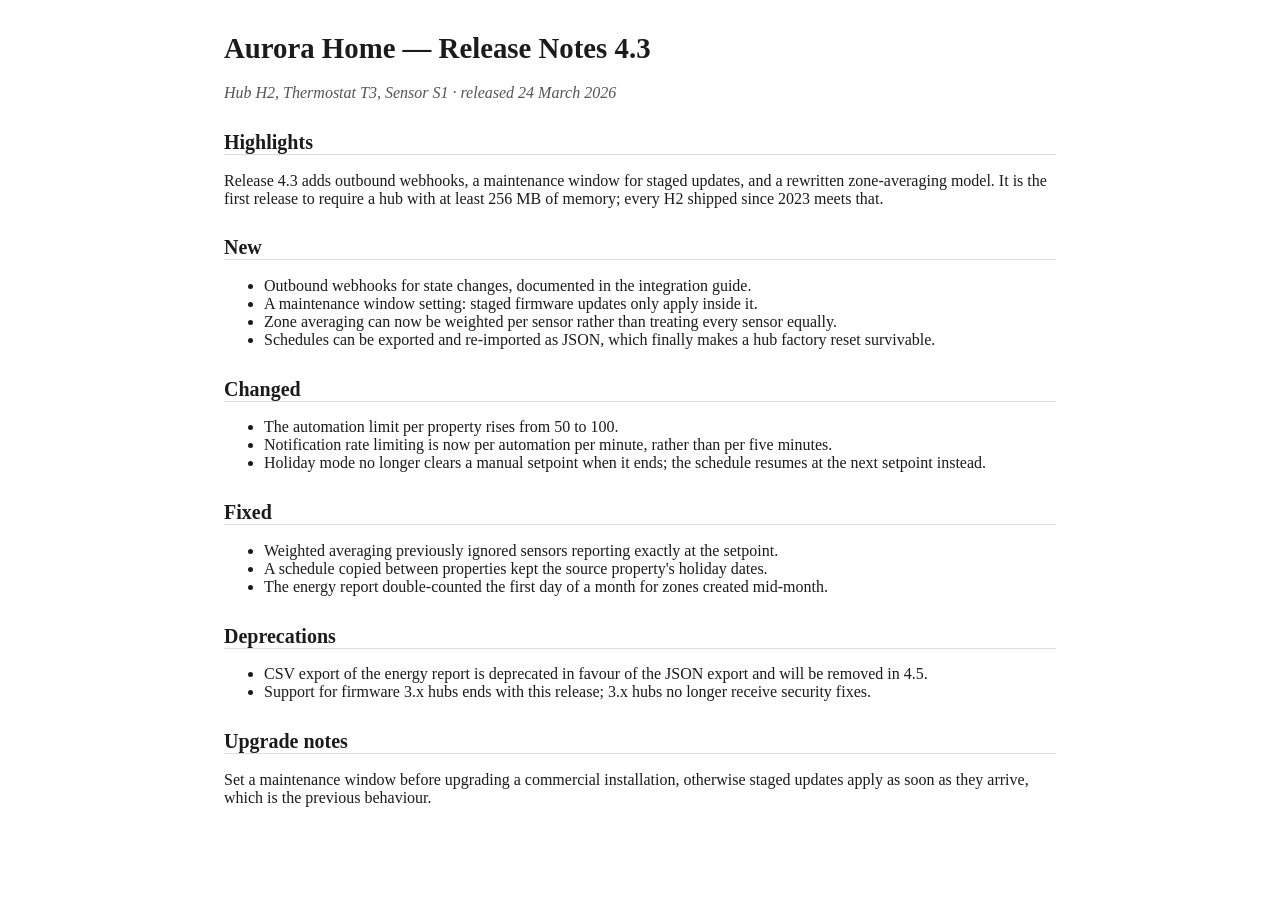
<file: corpus/docs-later/release-notes-4-3-en.html>
<!doctype html>
<html lang="en">
  <head>
    <meta charset="utf-8" />
    <title>Aurora Home — Release Notes 4.3</title>
    <style>
      body { font-family: Georgia, serif; max-width: 52rem; margin: 2rem auto; color: #1b1b1b; }
      h1 { font-size: 1.8rem; }
      h2 { font-size: 1.25rem; margin-top: 1.8rem; border-bottom: 1px solid #ddd; }
      h3 { font-size: 1.05rem; }
      .lede { color: #555; font-style: italic; }
      .two-column { column-count: 2; column-gap: 2.5rem; }
      figure img { width: 100%; max-width: 32rem; }
      table { border-collapse: collapse; margin: 1rem 0; }
      th, td { border: 1px solid #999; padding: .3rem .55rem; text-align: left; }
      th { background: #e8e3d8; }
      table.unruled th, table.unruled td { border: none; padding: .2rem 1.2rem .2rem 0; }
    </style>
  </head>
  <body>
    <h1>Aurora Home — Release Notes 4.3</h1>
    <p class="lede">Hub H2, Thermostat T3, Sensor S1 · released 24 March 2026</p>
    <h2>Highlights</h2>
    <p>Release 4.3 adds outbound webhooks, a maintenance window for staged updates, and a rewritten zone-averaging model. It is the first release to require a hub with at least 256 MB of memory; every H2 shipped since 2023 meets that.</p>
    <h2>New</h2>
    <ul><li>Outbound webhooks for state changes, documented in the integration guide.</li><li>A maintenance window setting: staged firmware updates only apply inside it.</li><li>Zone averaging can now be weighted per sensor rather than treating every sensor equally.</li><li>Schedules can be exported and re-imported as JSON, which finally makes a hub factory reset survivable.</li></ul>
    <h2>Changed</h2>
    <ul><li>The automation limit per property rises from 50 to 100.</li><li>Notification rate limiting is now per automation per minute, rather than per five minutes.</li><li>Holiday mode no longer clears a manual setpoint when it ends; the schedule resumes at the next setpoint instead.</li></ul>
    <h2>Fixed</h2>
    <ul><li>Weighted averaging previously ignored sensors reporting exactly at the setpoint.</li><li>A schedule copied between properties kept the source property's holiday dates.</li><li>The energy report double-counted the first day of a month for zones created mid-month.</li></ul>
    <h2>Deprecations</h2>
    <ul><li>CSV export of the energy report is deprecated in favour of the JSON export and will be removed in 4.5.</li><li>Support for firmware 3.x hubs ends with this release; 3.x hubs no longer receive security fixes.</li></ul>
    <h2>Upgrade notes</h2>
    <p>Set a maintenance window before upgrading a commercial installation, otherwise staged updates apply as soon as they arrive, which is the previous behaviour.</p>
  </body>
</html>
</file>
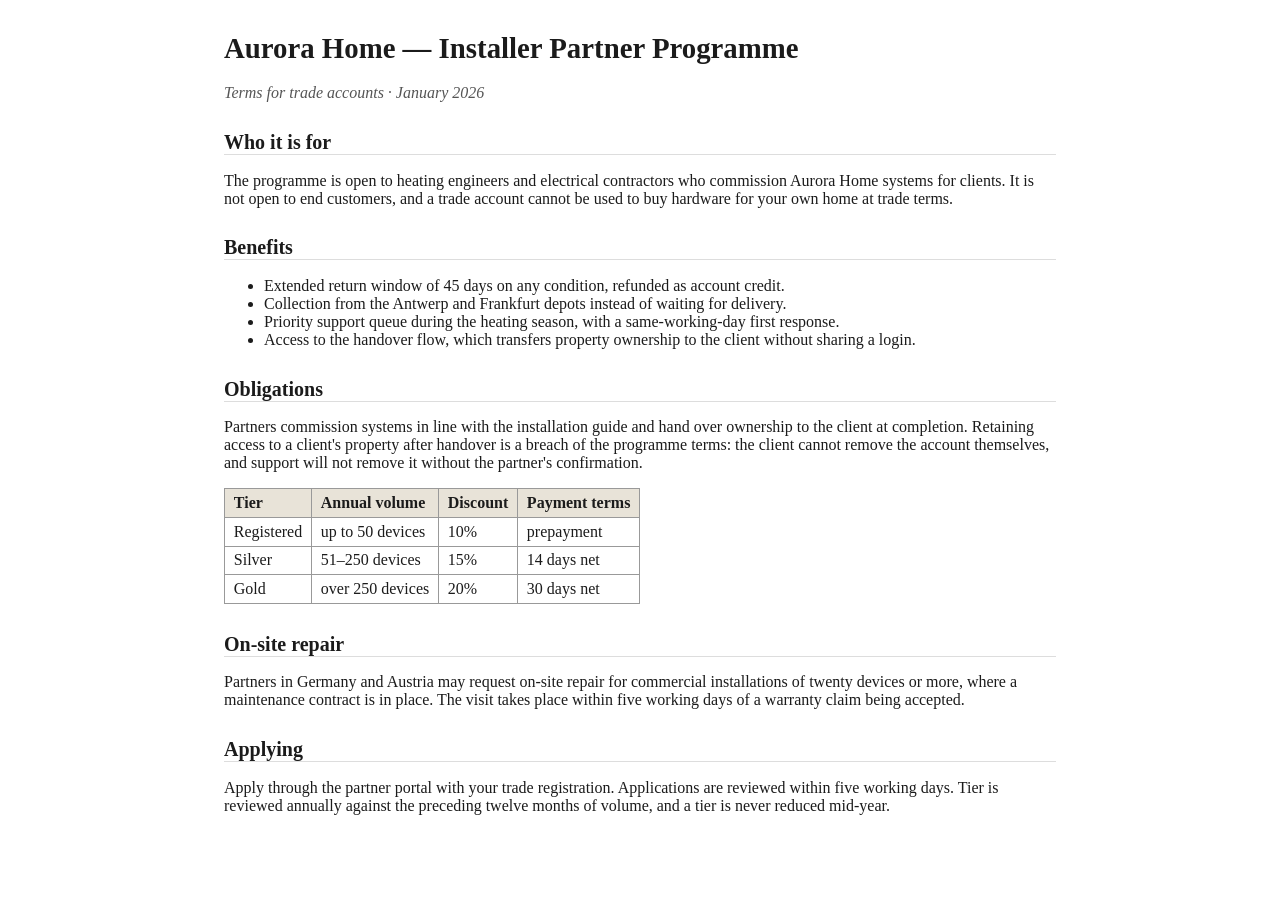
<file: corpus/docs-initial/bulk/installer-programme-en.html>
<!doctype html>
<html lang="en">
  <head>
    <meta charset="utf-8" />
    <title>Aurora Home — Installer Partner Programme</title>
    <style>
      body { font-family: Georgia, serif; max-width: 52rem; margin: 2rem auto; color: #1b1b1b; }
      h1 { font-size: 1.8rem; }
      h2 { font-size: 1.25rem; margin-top: 1.8rem; border-bottom: 1px solid #ddd; }
      h3 { font-size: 1.05rem; }
      .lede { color: #555; font-style: italic; }
      .two-column { column-count: 2; column-gap: 2.5rem; }
      figure img { width: 100%; max-width: 32rem; }
      table { border-collapse: collapse; margin: 1rem 0; }
      th, td { border: 1px solid #999; padding: .3rem .55rem; text-align: left; }
      th { background: #e8e3d8; }
      table.unruled th, table.unruled td { border: none; padding: .2rem 1.2rem .2rem 0; }
    </style>
  </head>
  <body>
    <h1>Aurora Home — Installer Partner Programme</h1>
    <p class="lede">Terms for trade accounts · January 2026</p>
    <h2>Who it is for</h2>
    <p>The programme is open to heating engineers and electrical contractors who commission Aurora Home systems for clients. It is not open to end customers, and a trade account cannot be used to buy hardware for your own home at trade terms.</p>
    <h2>Benefits</h2>
    <ul><li>Extended return window of 45 days on any condition, refunded as account credit.</li><li>Collection from the Antwerp and Frankfurt depots instead of waiting for delivery.</li><li>Priority support queue during the heating season, with a same-working-day first response.</li><li>Access to the handover flow, which transfers property ownership to the client without sharing a login.</li></ul>
    <h2>Obligations</h2>
    <p>Partners commission systems in line with the installation guide and hand over ownership to the client at completion. Retaining access to a client's property after handover is a breach of the programme terms: the client cannot remove the account themselves, and support will not remove it without the partner's confirmation.</p>
    <table><thead><tr><th>Tier</th><th>Annual volume</th><th>Discount</th><th>Payment terms</th></tr></thead><tbody><tr><td>Registered</td><td>up to 50 devices</td><td>10%</td><td>prepayment</td></tr><tr><td>Silver</td><td>51–250 devices</td><td>15%</td><td>14 days net</td></tr><tr><td>Gold</td><td>over 250 devices</td><td>20%</td><td>30 days net</td></tr></tbody></table>
    <h2>On-site repair</h2>
    <p>Partners in Germany and Austria may request on-site repair for commercial installations of twenty devices or more, where a maintenance contract is in place. The visit takes place within five working days of a warranty claim being accepted.</p>
    <h2>Applying</h2>
    <p>Apply through the partner portal with your trade registration. Applications are reviewed within five working days. Tier is reviewed annually against the preceding twelve months of volume, and a tier is never reduced mid-year.</p>
  </body>
</html>
</file>
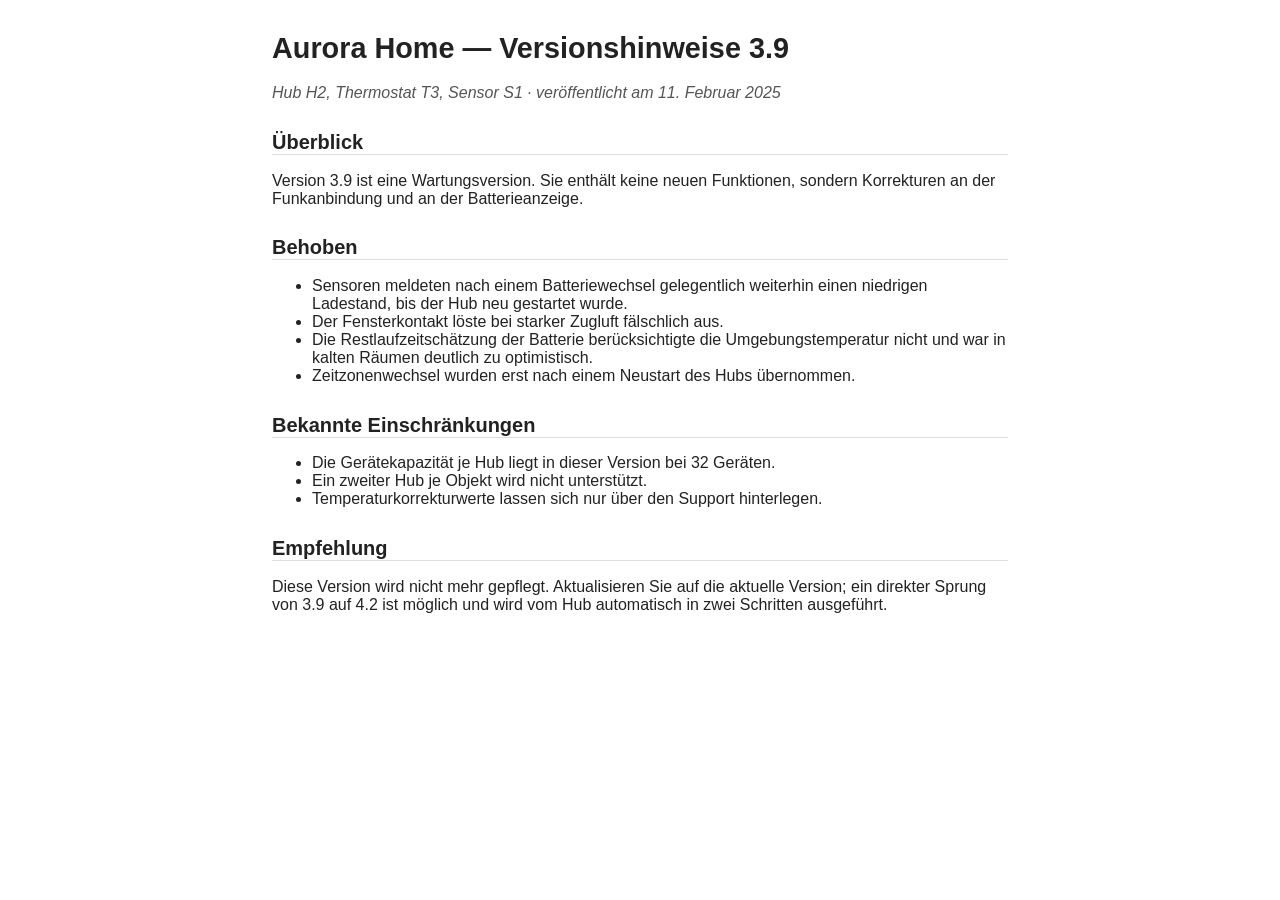
<file: corpus/docs-initial/bulk/release-notes-3-9-de.html>
<!doctype html>
<html lang="de">
  <head>
    <meta charset="utf-8" />
    <title>Aurora Home — Versionshinweise 3.9</title>
    <style>
      body { font-family: 'Helvetica Neue', Arial, sans-serif; max-width: 46rem; margin: 2rem auto; color: #222222; }
      h1 { font-size: 1.8rem; }
      h2 { font-size: 1.25rem; margin-top: 1.8rem; border-bottom: 1px solid #ddd; }
      h3 { font-size: 1.05rem; }
      .lede { color: #555; font-style: italic; }
      .two-column { column-count: 2; column-gap: 2.5rem; }
      figure img { width: 100%; max-width: 32rem; }
      table { border-collapse: collapse; margin: 1rem 0; }
      th, td { border: 1px solid #999; padding: .3rem .55rem; text-align: left; }
      th { background: #e8e3d8; }
      table.unruled th, table.unruled td { border: none; padding: .2rem 1.2rem .2rem 0; }
    </style>
  </head>
  <body>
    <h1>Aurora Home — Versionshinweise 3.9</h1>
    <p class="lede">Hub H2, Thermostat T3, Sensor S1 · veröffentlicht am 11. Februar 2025</p>
    <h2>Überblick</h2>
    <p>Version 3.9 ist eine Wartungsversion. Sie enthält keine neuen Funktionen, sondern Korrekturen an der Funkanbindung und an der Batterieanzeige.</p>
    <h2>Behoben</h2>
    <ul><li>Sensoren meldeten nach einem Batteriewechsel gelegentlich weiterhin einen niedrigen Ladestand, bis der Hub neu gestartet wurde.</li><li>Der Fensterkontakt löste bei starker Zugluft fälschlich aus.</li><li>Die Restlaufzeitschätzung der Batterie berücksichtigte die Umgebungstemperatur nicht und war in kalten Räumen deutlich zu optimistisch.</li><li>Zeitzonenwechsel wurden erst nach einem Neustart des Hubs übernommen.</li></ul>
    <h2>Bekannte Einschränkungen</h2>
    <ul><li>Die Gerätekapazität je Hub liegt in dieser Version bei 32 Geräten.</li><li>Ein zweiter Hub je Objekt wird nicht unterstützt.</li><li>Temperaturkorrekturwerte lassen sich nur über den Support hinterlegen.</li></ul>
    <h2>Empfehlung</h2>
    <p>Diese Version wird nicht mehr gepflegt. Aktualisieren Sie auf die aktuelle Version; ein direkter Sprung von 3.9 auf 4.2 ist möglich und wird vom Hub automatisch in zwei Schritten ausgeführt.</p>
  </body>
</html>
</file>
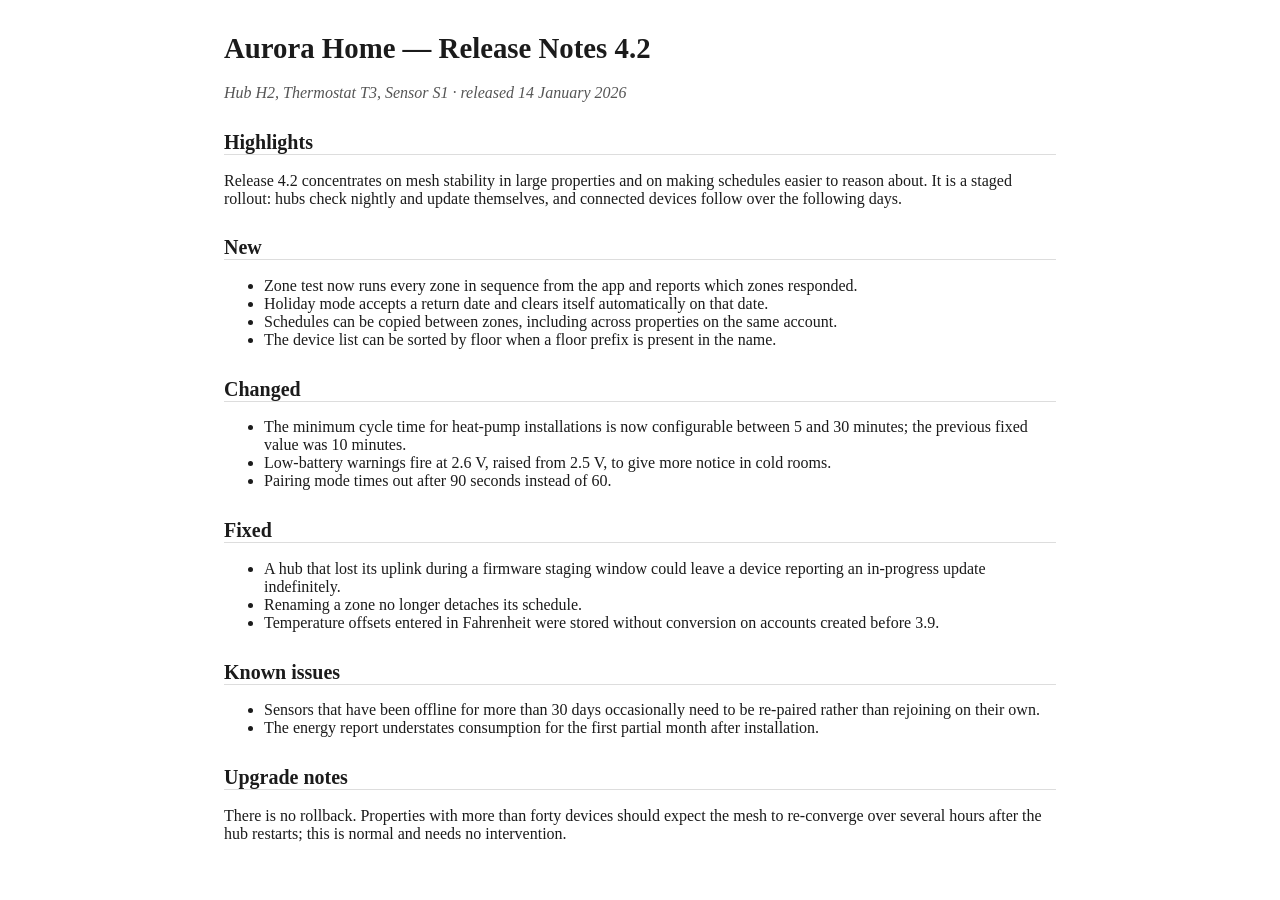
<file: corpus/docs-initial/bulk/release-notes-4-2-en.html>
<!doctype html>
<html lang="en">
  <head>
    <meta charset="utf-8" />
    <title>Aurora Home — Release Notes 4.2</title>
    <style>
      body { font-family: Georgia, serif; max-width: 52rem; margin: 2rem auto; color: #1b1b1b; }
      h1 { font-size: 1.8rem; }
      h2 { font-size: 1.25rem; margin-top: 1.8rem; border-bottom: 1px solid #ddd; }
      h3 { font-size: 1.05rem; }
      .lede { color: #555; font-style: italic; }
      .two-column { column-count: 2; column-gap: 2.5rem; }
      figure img { width: 100%; max-width: 32rem; }
      table { border-collapse: collapse; margin: 1rem 0; }
      th, td { border: 1px solid #999; padding: .3rem .55rem; text-align: left; }
      th { background: #e8e3d8; }
      table.unruled th, table.unruled td { border: none; padding: .2rem 1.2rem .2rem 0; }
    </style>
  </head>
  <body>
    <h1>Aurora Home — Release Notes 4.2</h1>
    <p class="lede">Hub H2, Thermostat T3, Sensor S1 · released 14 January 2026</p>
    <h2>Highlights</h2>
    <p>Release 4.2 concentrates on mesh stability in large properties and on making schedules easier to reason about. It is a staged rollout: hubs check nightly and update themselves, and connected devices follow over the following days.</p>
    <h2>New</h2>
    <ul><li>Zone test now runs every zone in sequence from the app and reports which zones responded.</li><li>Holiday mode accepts a return date and clears itself automatically on that date.</li><li>Schedules can be copied between zones, including across properties on the same account.</li><li>The device list can be sorted by floor when a floor prefix is present in the name.</li></ul>
    <h2>Changed</h2>
    <ul><li>The minimum cycle time for heat-pump installations is now configurable between 5 and 30 minutes; the previous fixed value was 10 minutes.</li><li>Low-battery warnings fire at 2.6 V, raised from 2.5 V, to give more notice in cold rooms.</li><li>Pairing mode times out after 90 seconds instead of 60.</li></ul>
    <h2>Fixed</h2>
    <ul><li>A hub that lost its uplink during a firmware staging window could leave a device reporting an in-progress update indefinitely.</li><li>Renaming a zone no longer detaches its schedule.</li><li>Temperature offsets entered in Fahrenheit were stored without conversion on accounts created before 3.9.</li></ul>
    <h2>Known issues</h2>
    <ul><li>Sensors that have been offline for more than 30 days occasionally need to be re-paired rather than rejoining on their own.</li><li>The energy report understates consumption for the first partial month after installation.</li></ul>
    <h2>Upgrade notes</h2>
    <p>There is no rollback. Properties with more than forty devices should expect the mesh to re-converge over several hours after the hub restarts; this is normal and needs no intervention.</p>
  </body>
</html>
</file>
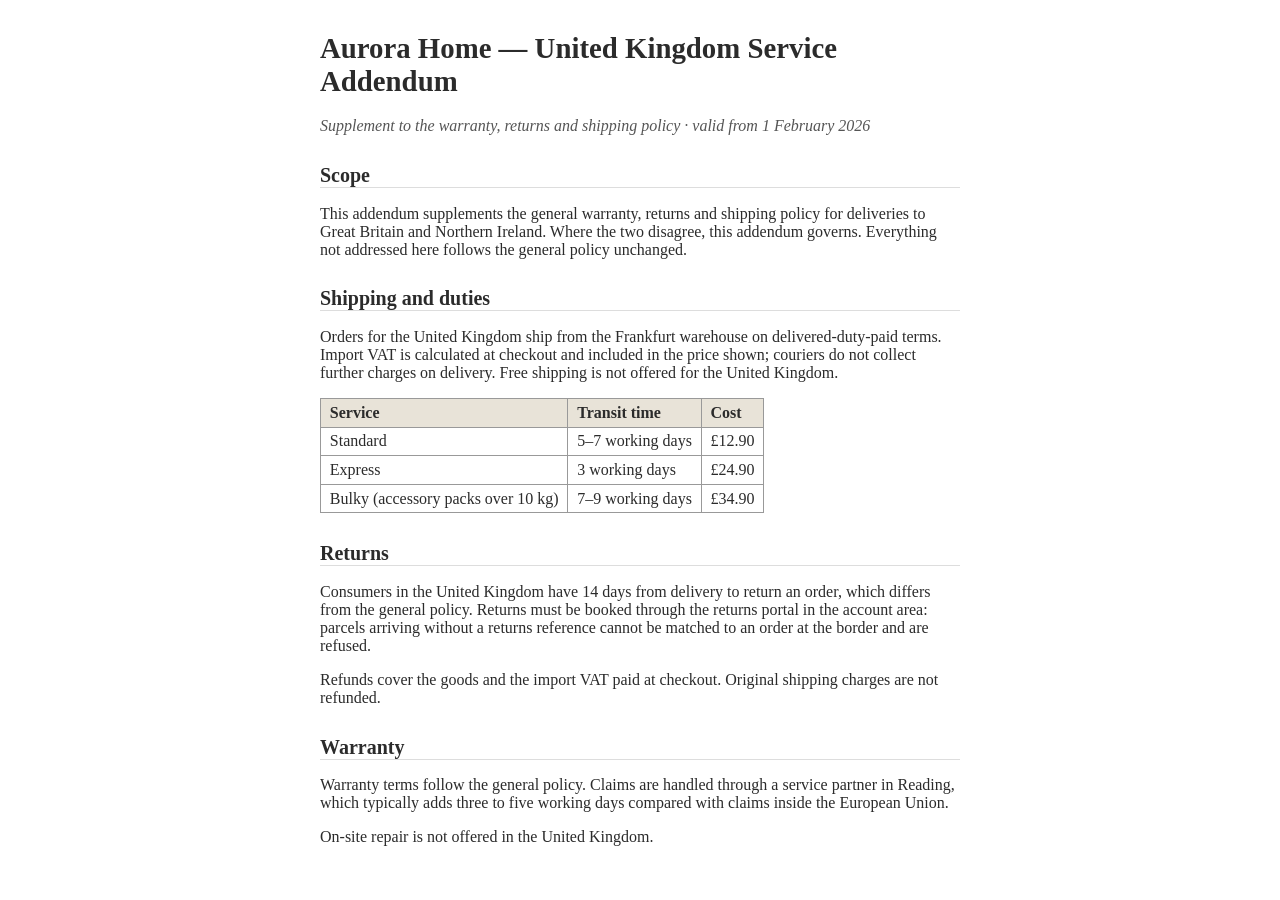
<file: corpus/docs-initial/bulk/service-addendum-uk-en.html>
<!doctype html>
<html lang="en">
  <head>
    <meta charset="utf-8" />
    <title>Aurora Home — United Kingdom Service Addendum</title>
    <style>
      body { font-family: 'Iowan Old Style', Georgia, serif; max-width: 40rem; margin: 2rem auto; color: #2b2b2b; }
      h1 { font-size: 1.8rem; }
      h2 { font-size: 1.25rem; margin-top: 1.8rem; border-bottom: 1px solid #ddd; }
      h3 { font-size: 1.05rem; }
      .lede { color: #555; font-style: italic; }
      .two-column { column-count: 2; column-gap: 2.5rem; }
      figure img { width: 100%; max-width: 32rem; }
      table { border-collapse: collapse; margin: 1rem 0; }
      th, td { border: 1px solid #999; padding: .3rem .55rem; text-align: left; }
      th { background: #e8e3d8; }
      table.unruled th, table.unruled td { border: none; padding: .2rem 1.2rem .2rem 0; }
    </style>
  </head>
  <body>
    <h1>Aurora Home — United Kingdom Service Addendum</h1>
    <p class="lede">Supplement to the warranty, returns and shipping policy · valid from 1 February 2026</p>
    <h2>Scope</h2>
    <p>This addendum supplements the general warranty, returns and shipping policy for deliveries to Great Britain and Northern Ireland. Where the two disagree, this addendum governs. Everything not addressed here follows the general policy unchanged.</p>
    <h2>Shipping and duties</h2>
    <p>Orders for the United Kingdom ship from the Frankfurt warehouse on delivered-duty-paid terms. Import VAT is calculated at checkout and included in the price shown; couriers do not collect further charges on delivery. Free shipping is not offered for the United Kingdom.</p>
    <table><thead><tr><th>Service</th><th>Transit time</th><th>Cost</th></tr></thead><tbody><tr><td>Standard</td><td>5–7 working days</td><td>£12.90</td></tr><tr><td>Express</td><td>3 working days</td><td>£24.90</td></tr><tr><td>Bulky (accessory packs over 10 kg)</td><td>7–9 working days</td><td>£34.90</td></tr></tbody></table>
    <h2>Returns</h2>
    <p>Consumers in the United Kingdom have 14 days from delivery to return an order, which differs from the general policy. Returns must be booked through the returns portal in the account area: parcels arriving without a returns reference cannot be matched to an order at the border and are refused.</p>
    <p>Refunds cover the goods and the import VAT paid at checkout. Original shipping charges are not refunded.</p>
    <h2>Warranty</h2>
    <p>Warranty terms follow the general policy. Claims are handled through a service partner in Reading, which typically adds three to five working days compared with claims inside the European Union.</p>
    <p>On-site repair is not offered in the United Kingdom.</p>
  </body>
</html>
</file>
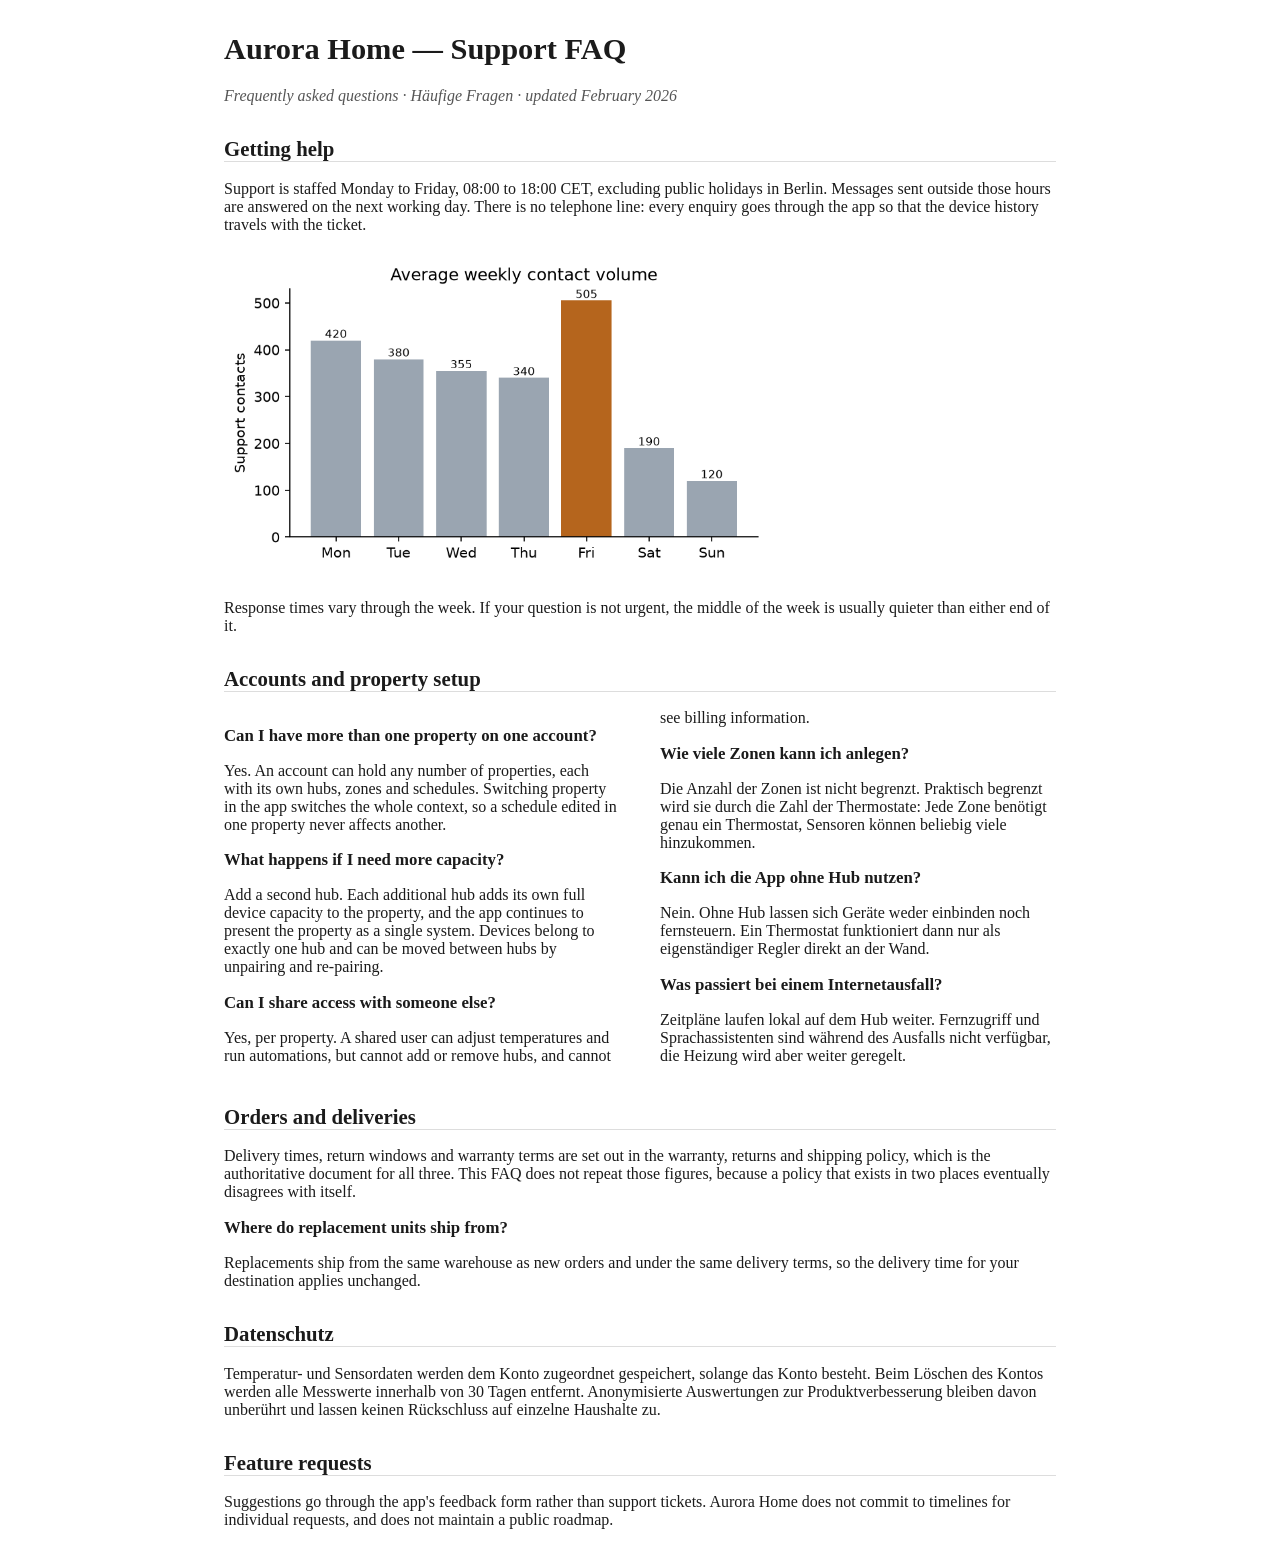
<file: corpus/docs-initial/coverage/aurora-support-faq.html>
<!doctype html>
<html lang="en">
  <head>
    <meta charset="utf-8" />
    <title>Aurora Home — Support FAQ</title>
    <style>
      body { font-family: Georgia, serif; max-width: 52rem; margin: 2rem auto; color: #1b1b1b; }
      h1 { font-size: 1.9rem; }
      h2 { font-size: 1.3rem; margin-top: 2rem; border-bottom: 1px solid #ddd; }
      h3 { font-size: 1.05rem; margin-bottom: .2rem; }
      .lede { color: #555; font-style: italic; }
      .two-column { column-count: 2; column-gap: 2.5rem; }
      .two-column h3 { break-after: avoid; }
      figure { margin: 1.5rem 0; }
      figure img { width: 100%; max-width: 34rem; }
      table { border-collapse: collapse; margin: 1rem 0; }
      th, td { border: 1px solid #999; padding: .35rem .6rem; text-align: left; }
      th { background: #e8e3d8; }
    </style>
  </head>
  <body>
    <h1>Aurora Home — Support FAQ</h1>
    <p class="lede">Frequently asked questions · Häufige Fragen · updated February 2026</p>

    <h2>Getting help</h2>
    <p>
      Support is staffed Monday to Friday, 08:00 to 18:00 CET, excluding public holidays in
      Berlin. Messages sent outside those hours are answered on the next working day. There is
      no telephone line: every enquiry goes through the app so that the device history travels
      with the ticket.
    </p>

    <figure>
      <img src="images/support-volume.png" alt="" />
    </figure>

    <p>
      Response times vary through the week. If your question is not urgent, the middle of the
      week is usually quieter than either end of it.
    </p>

    <h2>Accounts and property setup</h2>
    <div class="two-column">
      <h3>Can I have more than one property on one account?</h3>
      <p>
        Yes. An account can hold any number of properties, each with its own hubs, zones and
        schedules. Switching property in the app switches the whole context, so a schedule
        edited in one property never affects another.
      </p>

      <h3>What happens if I need more capacity?</h3>
      <p>
        Add a second hub. Each additional hub adds its own full device capacity to the
        property, and the app continues to present the property as a single system. Devices
        belong to exactly one hub and can be moved between hubs by unpairing and re-pairing.
      </p>

      <h3>Can I share access with someone else?</h3>
      <p>
        Yes, per property. A shared user can adjust temperatures and run automations, but
        cannot add or remove hubs, and cannot see billing information.
      </p>

      <h3>Wie viele Zonen kann ich anlegen?</h3>
      <p>
        Die Anzahl der Zonen ist nicht begrenzt. Praktisch begrenzt wird sie durch die Zahl der
        Thermostate: Jede Zone benötigt genau ein Thermostat, Sensoren können beliebig viele
        hinzukommen.
      </p>

      <h3>Kann ich die App ohne Hub nutzen?</h3>
      <p>
        Nein. Ohne Hub lassen sich Geräte weder einbinden noch fernsteuern. Ein Thermostat
        funktioniert dann nur als eigenständiger Regler direkt an der Wand.
      </p>

      <h3>Was passiert bei einem Internetausfall?</h3>
      <p>
        Zeitpläne laufen lokal auf dem Hub weiter. Fernzugriff und Sprachassistenten sind
        während des Ausfalls nicht verfügbar, die Heizung wird aber weiter geregelt.
      </p>
    </div>

    <h2>Orders and deliveries</h2>
    <p>
      Delivery times, return windows and warranty terms are set out in the warranty, returns
      and shipping policy, which is the authoritative document for all three. This FAQ does not
      repeat those figures, because a policy that exists in two places eventually disagrees
      with itself.
    </p>

    <h3>Where do replacement units ship from?</h3>
    <p>
      Replacements ship from the same warehouse as new orders and under the same delivery
      terms, so the delivery time for your destination applies unchanged.
    </p>

    <h2>Datenschutz</h2>
    <p>
      Temperatur- und Sensordaten werden dem Konto zugeordnet gespeichert, solange das Konto
      besteht. Beim Löschen des Kontos werden alle Messwerte innerhalb von 30 Tagen entfernt.
      Anonymisierte Auswertungen zur Produktverbesserung bleiben davon unberührt und lassen
      keinen Rückschluss auf einzelne Haushalte zu.
    </p>

    <h2>Feature requests</h2>
    <p>
      Suggestions go through the app's feedback form rather than support tickets. Aurora Home
      does not commit to timelines for individual requests, and does not maintain a public
      roadmap.
    </p>
  </body>
</html>
</file>
